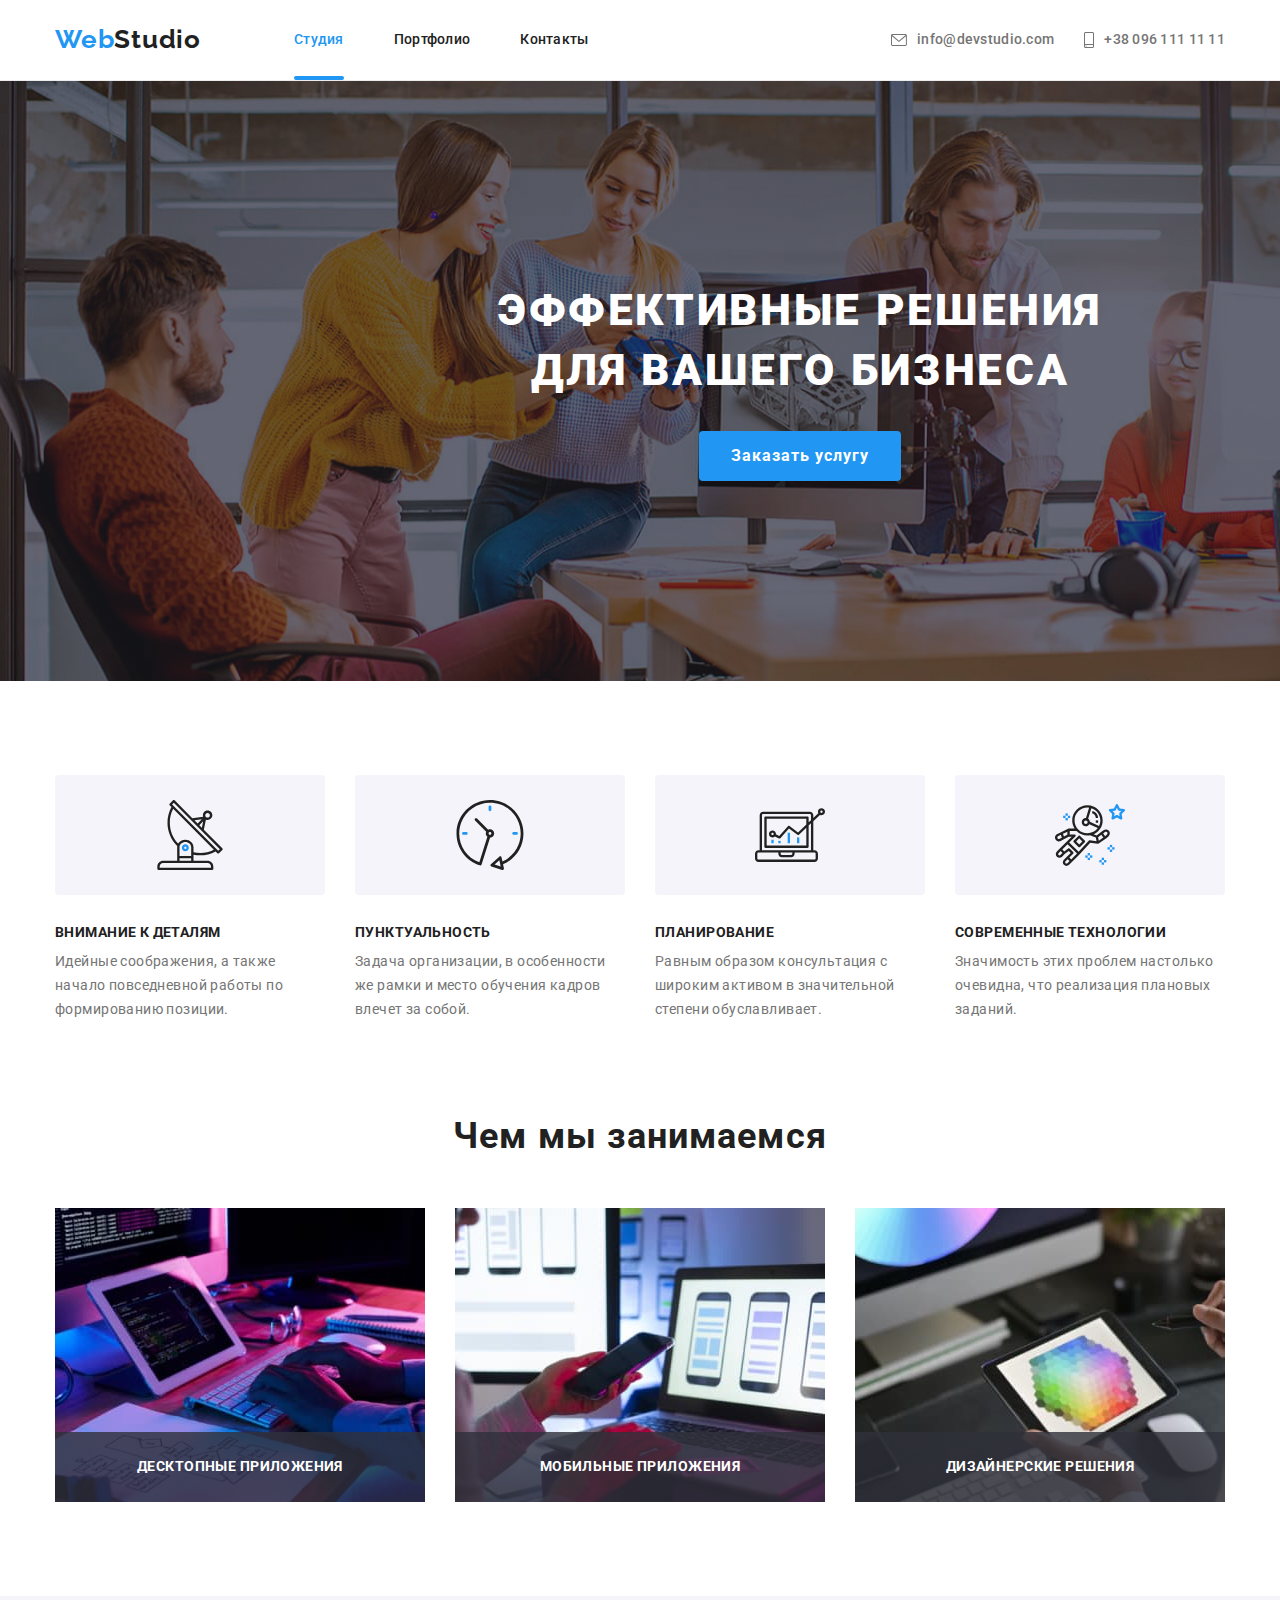
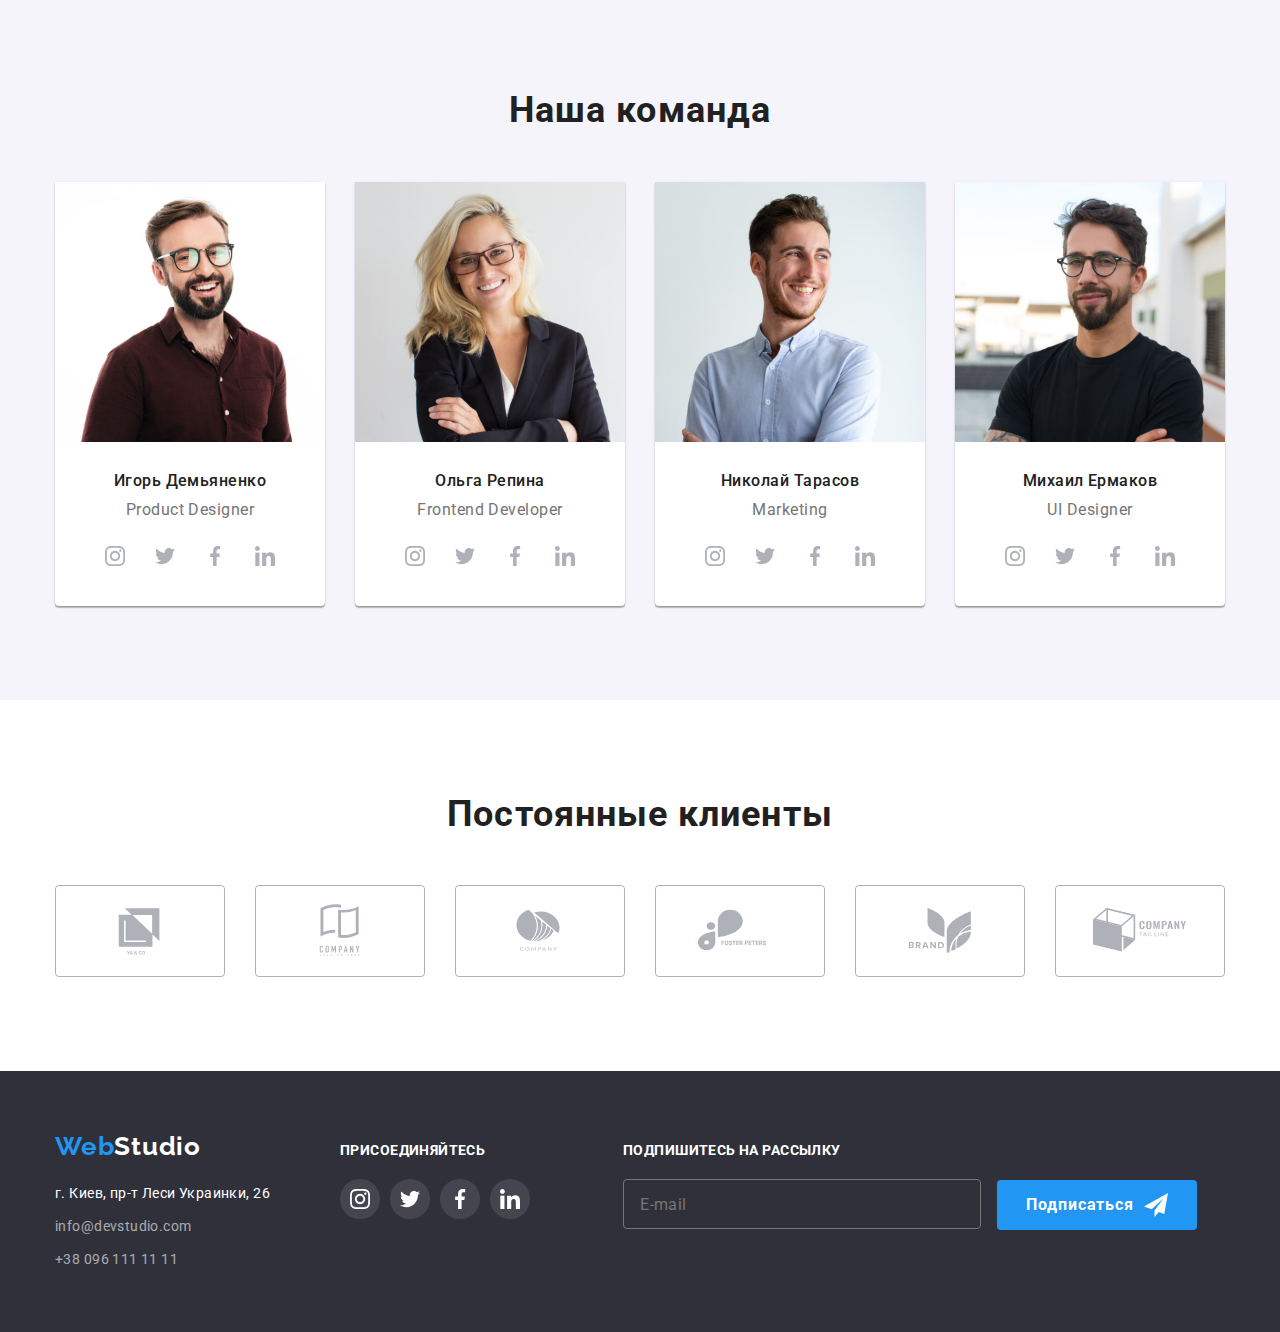
<file: index.html>
<!DOCTYPE html>
<html lang="ru">
  <head>
    <meta charset="UTF-8" />
    <meta http-equiv="X-UA-Compatible" content="IE=edge" />
    <meta name="viewport" content="width=device-width, initial-scale=1.0" />
    <title>Студия</title>
    <link
      rel="stylesheet"
      href="https://cdnjs.cloudflare.com/ajax/libs/modern-normalize/1.1.0/modern-normalize.min.css"
    />
    <link rel="stylesheet" href="./style/style.css" />
    <link rel="preconnect" href="https://fonts.googleapis.com" />
    <link rel="preconnect" href="https://fonts.gstatic.com" crossorigin />
    <link
      href="https://fonts.googleapis.com/css2?family=Raleway:wght@700&family=Roboto:wght@400;500;700;900&display=swap"
      rel="stylesheet"
    />
  </head>
  <body>
    <!-- Header -->
    <header class="header">
      <div class="container header-container">
        <a class="header-logo link" href="./index.html"
          ><span class="logo-blue">Web</span
          ><span class="logo-black">Studio</span></a
        >
        <nav class="header-nav">
          <ul class="header-list list">
            <li class="header-item">
              <a href="./index.html" class="header-link link current">Студия</a>
            </li>
            <li class="header-item">
              <a href="./portfolio.html" class="header-link link">Портфолио</a>
            </li>
            <li class="header-item">
              <a href="" class="header-link link">Контакты</a>
            </li>
          </ul>
        </nav>
        <ul class="header-contact-list list">
          <li class="header-contact-mail">
            <a class="header-contact-link-mail link" href="mailto:"
              ><svg class="header-contact-icon-mail" width="16px" height="12px">
                <use href="./images/icons.svg#icon-contact-mail"></use>
              </svg>
              info@devstudio.com</a
            >
          </li>

          <li class="header-contact-tel">
            <a class="header-contact-link-tel link" href="tel:+380961111111"
              ><svg class="header-contact-icon-tel" width="10px" height="16px">
                <use href="./images/icons.svg#icon-contact-tel"></use>
              </svg>
              +38 096 111 11 11</a
            >
          </li>
        </ul>
      </div>
    </header>
    <main>
      <!-- Secttion 1 Main -->
      <section class="section main">
        <div class="container">
          <h1 class="main-head">Эффективные решения для вашего бизнеса</h1>
          <button class="main-button btn" type="button" data-modal-open>
            Заказать услугу
          </button>
        </div>
      </section>
      <!-- Section 2 Hero-->
      <section class="section hero">
        <div class="container">
          <h2 class="visually-hidden">Преимущество</h2>
          <ul class="hero-list list">
            <li class="hero-item">
              <div class="hero-icons-background">
                <svg class="hero-icon" width="70px" height="70px">
                  <use href="./images/icons.svg#icon-antenna"></use>
                </svg>
              </div>
              <h3 class="hero-title">Внимание к деталям</h3>
              <p class="hero-text">
                Идейные соображения, а также начало повседневной работы по
                формированию позиции.
              </p>
            </li>
            <li class="hero-item">
              <div class="hero-icons-background">
                <svg class="hero-icon" width="70px" height="70px">
                  <use href="./images/icons.svg#icon-clock"></use>
                </svg>
              </div>
              <h3 class="hero-title">Пунктуальность</h3>
              <p class="hero-text">
                Задача организации, в особенности же рамки и место обучения
                кадров влечет за собой.
              </p>
            </li>
            <li class="hero-item">
              <div class="hero-icons-background">
                <svg class="hero-icon" width="70px" height="70px">
                  <use href="./images/icons.svg#icon-diagram"></use>
                </svg>
              </div>
              <h3 class="hero-title">Планирование</h3>
              <p class="hero-text">
                Равным образом консультация с широким активом в значительной
                степени обуславливает.
              </p>
            </li>
            <li class="hero-item">
              <div class="hero-icons-background">
                <svg class="hero-icon" width="70px" height="70px">
                  <use href="./images/icons.svg#icon-astronaut"></use>
                </svg>
              </div>
              <h3 class="hero-title">Современные технологии</h3>
              <p class="hero-text">
                Значимость этих проблем настолько очевидна, что реализация
                плановых заданий.
              </p>
            </li>
          </ul>
        </div>
      </section>
      <!-- Section 3 About-->
      <section class="section about">
        <div class="container">
          <h2 class="about-head">Чем мы занимаемся</h2>
          <ul class="about-list list">
            <li class="about-item">
              <h3 class="about-overlay-title">Десктопные приложения</h3>
              <img
                src="./images/img-jobs-1.jpg"
                alt="писание кода"
                width="370"
              />
            </li>
            <li class="about-item">
              <h3 class="about-overlay-title">Мобильные приложения</h3>
              <img
                src="./images/img-jobs-2.jpg"
                alt="мобильные приложения"
                width="370"
              />
            </li>
            <li class="about-item">
              <h3 class="about-overlay-title">Дизайнерские решения</h3>
              <img src="./images/img-jobs-3.jpg" alt="палитра" width="370" />
            </li>
          </ul>
        </div>
      </section>
      <!-- Section 4 Masters-->
      <section class="section masters">
        <div class="container">
          <h2 class="masters-head">Наша команда</h2>
          <ul class="masters-list list">
            <li class="masters-item">
              <img src="./images/img-team-1.jpg" alt="специалист" width="270" />
              <div class="masters-descrtiption">
                <h3 class="masters-name-title">Игорь Демьяненко</h3>
                <p lang="en" class="masters-speciality-text">
                  Product Designer
                </p>

                <ul class="masters-social-list list">
                  <li class="masters-social-item">
                    <a href="#" class="masters-social-list-link link">
                      <svg
                        class="masters-social-icon"
                        width="20px"
                        height="20px"
                      >
                        <use href="./images/icons.svg#icon-instagram"></use>
                      </svg>
                    </a>
                  </li>

                  <li class="masters-social-item">
                    <a href="#" class="masters-social-list-link link">
                      <svg
                        class="masters-social-icon"
                        width="20px"
                        height="20px"
                      >
                        <use href="./images/icons.svg#icon-twitter"></use>
                      </svg>
                    </a>
                  </li>

                  <li class="masters-social-item">
                    <a href="#" class="masters-social-list-link link">
                      <svg
                        class="masters-social-icon"
                        width="20px"
                        height="20px"
                      >
                        <use href="./images/icons.svg#icon-facebook"></use>
                      </svg>
                    </a>
                  </li>

                  <li class="masters-social-item">
                    <a href="#" class="masters-social-list-link link">
                      <svg
                        class="masters-social-icon"
                        width="20px"
                        height="20px"
                      >
                        <use href="./images/icons.svg#icon-linkedin"></use>
                      </svg>
                    </a>
                  </li>
                </ul>
              </div>
            </li>
            <li class="masters-item">
              <img src="./images/img-team-2.jpg" alt="специалист" width="270" />
              <div class="masters-descrtiption">
                <h3 class="masters-name-title">Ольга Репина</h3>
                <p lang="en" class="masters-speciality-text">
                  Frontend Developer
                </p>
                <ul class="masters-social-list list">
                  <li class="masters-social-item">
                    <a href="#" class="masters-social-list-link link">
                      <svg
                        class="masters-social-icon"
                        width="20px"
                        height="20px"
                      >
                        <use href="./images/icons.svg#icon-instagram"></use>
                      </svg>
                    </a>
                  </li>
                  <li class="masters-social-item">
                    <a href="#" class="masters-social-list-link link">
                      <svg
                        class="masters-social-icon"
                        width="20px"
                        height="20px"
                      >
                        <use href="./images/icons.svg#icon-twitter"></use>
                      </svg>
                    </a>
                  </li>
                  <li class="masters-social-item">
                    <a href="#" class="masters-social-list-link link">
                      <svg
                        class="masters-social-icon"
                        width="20px"
                        height="20px"
                      >
                        <use href="./images/icons.svg#icon-facebook"></use>
                      </svg>
                    </a>
                  </li>
                  <li class="masters-social-item">
                    <a href="#" class="masters-social-list-link link">
                      <svg
                        class="masters-social-icon"
                        width="20px"
                        height="20px"
                      >
                        <use href="./images/icons.svg#icon-linkedin"></use>
                      </svg>
                    </a>
                  </li>
                </ul>
              </div>
            </li>
            <li class="masters-item">
              <img src="./images/img-team-3.jpg" alt="специалист" width="270" />
              <div class="masters-descrtiption">
                <h3 class="masters-name-title">Николай Тарасов</h3>
                <p lang="en" class="masters-speciality-text">Marketing</p>
                <ul class="masters-social-list list">
                  <li class="masters-social-item">
                    <a href="#" class="masters-social-list-link link">
                      <svg
                        class="masters-social-icon"
                        width="20px"
                        height="20px"
                      >
                        <use href="./images/icons.svg#icon-instagram"></use>
                      </svg>
                    </a>
                  </li>
                  <li class="masters-social-item">
                    <a href="#" class="masters-social-list-link link">
                      <svg
                        class="masters-social-icon"
                        width="20px"
                        height="20px"
                      >
                        <use href="./images/icons.svg#icon-twitter"></use>
                      </svg>
                    </a>
                  </li>
                  <li class="masters-social-item">
                    <a href="#" class="masters-social-list-link link">
                      <svg
                        class="masters-social-icon"
                        width="20px"
                        height="20px"
                      >
                        <use href="./images/icons.svg#icon-facebook"></use>
                      </svg>
                    </a>
                  </li>
                  <li class="masters-social-item">
                    <a href="#" class="masters-social-list-link link">
                      <svg
                        class="masters-social-icon"
                        width="20px"
                        height="20px"
                      >
                        <use href="./images/icons.svg#icon-linkedin"></use>
                      </svg>
                    </a>
                  </li>
                </ul>
              </div>
            </li>
            <li class="masters-item">
              <img src="./images/img-team-4.jpg" alt="специалист" width="270" />
              <div class="masters-descrtiption">
                <h3 class="masters-name-title">Михаил Ермаков</h3>
                <p lang="en" class="masters-speciality-text">UI Designer</p>
                <ul class="masters-social-list list">
                  <li class="masters-social-item">
                    <a href="#" class="masters-social-list-link link">
                      <svg
                        class="masters-social-icon"
                        width="20px"
                        height="20px"
                      >
                        <use href="./images/icons.svg#icon-instagram"></use>
                      </svg>
                    </a>
                  </li>
                  <li class="masters-social-item">
                    <a href="#" class="masters-social-list-link link">
                      <svg
                        class="masters-social-icon"
                        width="20px"
                        height="20px"
                      >
                        <use href="./images/icons.svg#icon-twitter"></use>
                      </svg>
                    </a>
                  </li>
                  <li class="masters-social-item">
                    <a href="#" class="masters-social-list-link link">
                      <svg
                        class="masters-social-icon"
                        width="20px"
                        height="20px"
                      >
                        <use href="./images/icons.svg#icon-facebook"></use>
                      </svg>
                    </a>
                  </li>
                  <li class="masters-social-item">
                    <a href="#" class="masters-social-list-link link">
                      <svg
                        class="masters-social-icon"
                        width="20px"
                        height="20px"
                      >
                        <use href="./images/icons.svg#icon-linkedin"></use>
                      </svg>
                    </a>
                  </li>
                </ul>
              </div>
            </li>
          </ul>
        </div>
      </section>
      <!-- Our partners -->
      <section class="section our-partners">
        <div class="container our-partners-container">
          <h2 class="our-partners-head">Постоянные клиенты</h2>
          <ul class="our-partners-list list">
            <li class="our-partners-item">
              <a href="#" class="our-partners-list-link link">
                <svg class="our-partners-icon" width="106px" height="60px">
                  <use href="./images/icons.svg#icon-partner-1"></use>
                </svg>
              </a>
            </li>
            <li class="our-partners-item">
              <a href="#" class="our-partners-list-link link">
                <svg class="our-partners-icon" width="106px" height="60px">
                  <use href="./images/icons.svg#icon-partner-2"></use>
                </svg>
              </a>
            </li>
            <li class="our-partners-item">
              <a href="#" class="our-partners-list-link">
                <svg class="our-partners-icon" width="106px" height="60px">
                  <use href="./images/icons.svg#icon-partner-3"></use>
                </svg>
              </a>
            </li>
            <li class="our-partners-item">
              <a href="#" class="our-partners-list-link link">
                <svg class="our-partners-icon" width="106px" height="60px">
                  <use href="./images/icons.svg#icon-partner-4"></use>
                </svg>
              </a>
            </li>
            <li class="our-partners-item">
              <a href="#" class="our-partners-list-link link">
                <svg class="our-partners-icon" width="106px" height="60px">
                  <use href="./images/icons.svg#icon-partner-5"></use>
                </svg>
              </a>
            </li>
            <li class="our-partners-item">
              <a href="#" class="our-partners-list-link link">
                <svg class="our-partners-icon" width="106px" height="60px">
                  <use href="./images/icons.svg#icon-partner-6"></use>
                </svg>
              </a>
            </li>
          </ul>
        </div>
      </section>
    </main>
    <!-- Footer -->
    <footer class="footer">
      <div class="container footer-container">
        <div class="footer-left-side">
          <a class="footer-logo link" href="./index.html"
            ><span class="logo-blue">Web</span
            ><span class="logo-white">Studio</span></a
          >
          <address class="footer-contact">
            <ul class="footer-contact-list list">
              <li class="footer-contact-adress">
                <a
                  class="footer-contact-adress-link link"
                  href="https://goo.gl/maps/WrcRyUVtfEpf5qSH7"
                  target="_blank"
                  rel="noopener noreferrer"
                  >г. Киев, пр-т Леси Украинки, 26</a
                >
              </li>
              <li class="footer-contact-mail">
                <a class="footer-contact-link link" href="mailto:"
                  >info@devstudio.com</a
                >
              </li>
              <li class="footer-contact-tel">
                <a class="footer-contact-link link" href="tel:+380961111111"
                  >+38 096 111 11 11</a
                >
              </li>
            </ul>
          </address>
        </div>
        <!-- Footer socials -->
        <div class="footer-join-us">
          <h2 class="footer-social-title">присоединяйтесь</h2>
          <ul class="footer-social-list list">
            <li class="footer-social-item">
              <a href="#" class="footer-social-list-link link">
                <svg class="footer-social-icon" width="20px" height="20px">
                  <use href="./images/icons.svg#icon-instagram"></use>
                </svg>
              </a>
            </li>
            <li class="footer-social-item">
              <a href="#" class="footer-social-list-link link">
                <svg class="footer-social-icon" width="20px" height="20px">
                  <use href="./images/icons.svg#icon-twitter"></use>
                </svg>
              </a>
            </li>
            <li class="footer-social-item">
              <a href="#" class="footer-social-list-link link">
                <svg class="footer-social-icon" width="20px" height="20px">
                  <use href="./images/icons.svg#icon-facebook"></use>
                </svg>
              </a>
            </li>
            <li class="footer-social-item">
              <a href="#" class="footer-social-list-link link">
                <svg class="footer-social-icon" width="20px" height="20px">
                  <use href="./images/icons.svg#icon-linkedin"></use>
                </svg>
              </a>
            </li>
          </ul>
        </div>
        <!-- Footer subscribe -->
        <div class="footer-subscribe">
          <p class="footer-subscribe-title">Подпишитесь на рассылку</p>
          <form>
            <input
              class="footer-subscribe-input"
              id="footer_subscribe_mail"
              placeholder="E-mail"
              type="email"
              name="user-subscribe-mail"
              required
            />
            <button type="submit" class="footer-subscribe-btn">
              Подписаться
              <svg class="footer-subscribe-icon" width="24px" height="24px">
                <use href="./images/icons.svg#icon-send-telegram"></use>
              </svg>
            </button>
          </form>
        </div>
      </div>
    </footer>
    <!-- Modal -->
    <div class="backdrop is-hidden" data-modal>
      <div class="modal">
        <button class="modal-close-btn" data-modal-close>
          <svg class="modal-close-btn-icon" width="18" height="18">
            <use href="./images/icons.svg#icon-modal-close-btn"></use>
          </svg>
        </button>
        <p class="contact-form-text">Оставьте свои данные, мы вам перезвоним</p>
        <form class="contact-form">
          <label class="contact-form-field" for="contact_name">
            <span class="contact-form-field-span">Имя</span>
            <span class="contact-input-span">
              <input
                class="contact-form-input"
                id="contact_name"
                type="text"
                required
                name="user_name"
                minlength="2"
              />
              <svg class="contact-form-icon" width="18px" height="18px">
                <use href="./images/icons.svg#icon-form-person"></use>
              </svg>
            </span>
          </label>
          <label class="contact-form-field" for="contact_phone">
            <span class="contact-form-field-span">Телефон</span>
            <span class="contact-input-span">
              <input
                class="contact-form-input"
                id="contact_phone"
                type="tel"
                name="user_phone"
                required
                pattern="[0-9]{3}-[0-9]{3}-[0-9]{2}-[0-9]{2}"
                title="xxx-xxx-xx-xx"
              /><svg class="contact-form-icon" width="18px" height="18px">
                <use href="./images/icons.svg#icon-form-phone"></use>
              </svg>
            </span>
          </label>
          <label class="contact-form-field" for="contact_email">
            <span class="contact-form-field-span">Почта</span>
            <span class="contact-input-span">
              <input
                class="contact-form-input"
                id="contact_email"
                type="email"
                name="user_email"
                required
              />
              <span class="contact-form-icon">
                <svg width="18px" height="18px">
                  <use href="./images/icons.svg#icon-form-mail"></use>
                </svg>
              </span>
            </span>
          </label>
          <label class="contact-form-field" for="contact_comment">
            <span class="contact-form-field-span">Комментарий</span>
            <textarea
              class="contact-form-comment"
              id="contact_comment"
              name="user_comment"
              placeholder="Введите текст"
            ></textarea>
          </label>
          <input
            class="contact-form-checkbox visually-hidden"
            id="checkbox_agreement"
            type="checkbox"
            name="user_agreement"
            required
          />
          <label class="contact-form-checkbox-label" for="checkbox_agreement"
            >Соглашаюсь с рассылкой и принимаю&nbsp;
            <a class="contact-form-checkbox-link link" href=""
              >Условия договора</a
            ></label
          >
          <button class="contact-form-send-btn" type="submit">Отправить</button>
        </form>
      </div>
    </div>
    <script src="./js/modal.js"></script>
  </body>
</html>
</file>
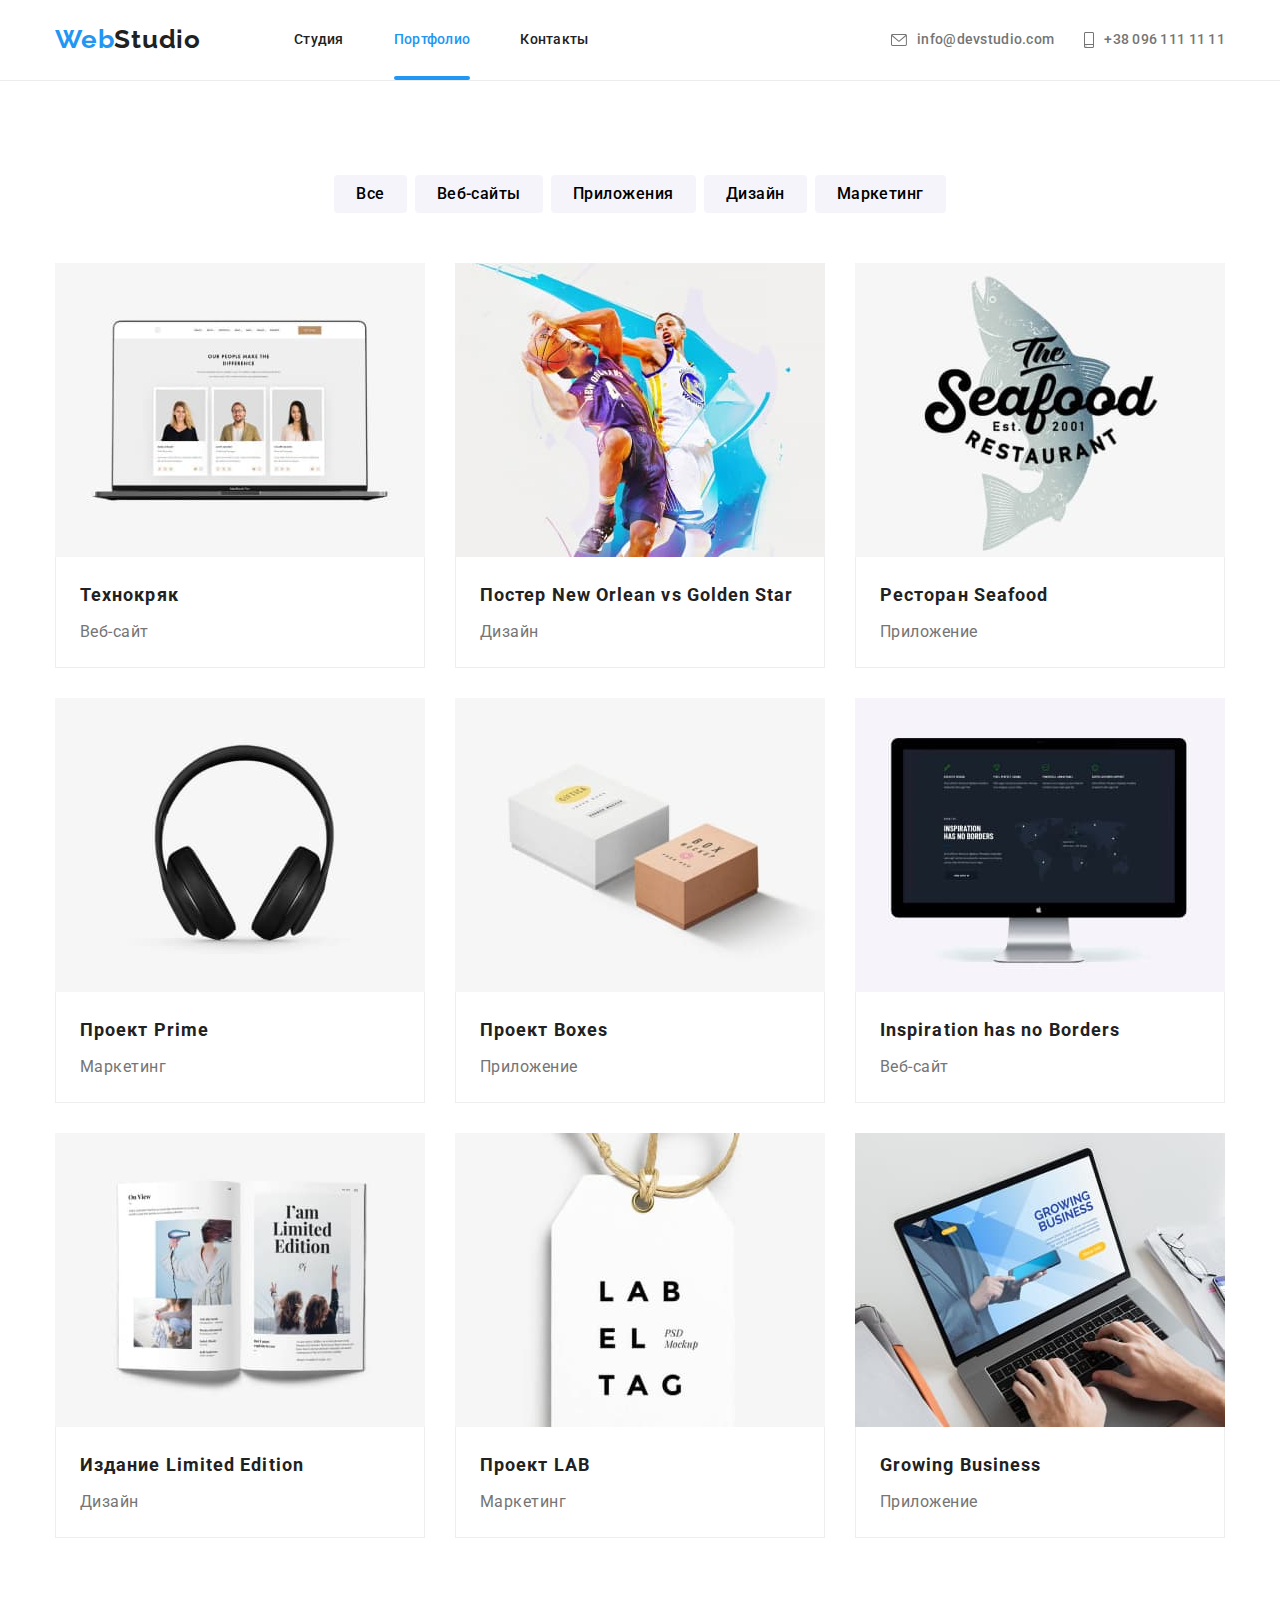
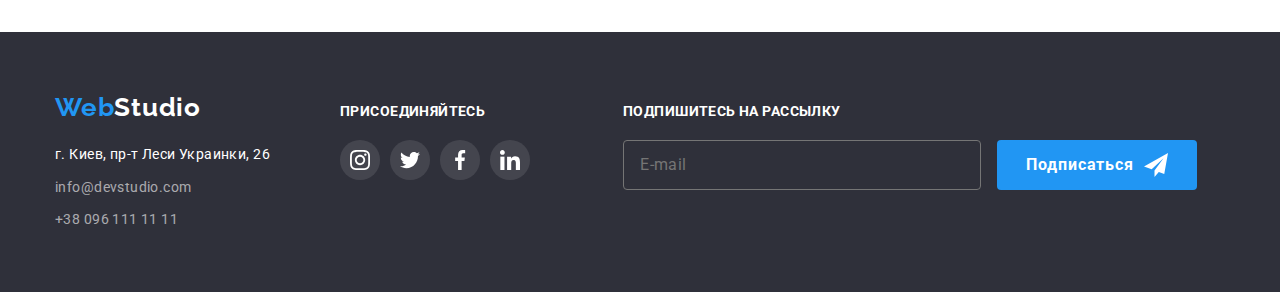
<file: portfolio.html>
<!DOCTYPE html>
<html lang="ru">
  <head>
    <meta charset="UTF-8" />
    <meta http-equiv="X-UA-Compatible" content="IE=edge" />
    <meta name="viewport" content="width=device-width, initial-scale=1.0" />
    <title>Портфолио</title>
    <link
      rel="stylesheet"
      href="https://cdnjs.cloudflare.com/ajax/libs/modern-normalize/1.1.0/modern-normalize.min.css"
    />
    <link rel="stylesheet" href="./style/style.css" />
    <link rel="preconnect" href="https://fonts.googleapis.com" />
    <link rel="preconnect" href="https://fonts.gstatic.com" crossorigin />
    <link
      href="https://fonts.googleapis.com/css2?family=Raleway:wght@700&family=Roboto:wght@400;500;700;900&display=swap"
      rel="stylesheet"
    />
  </head>
  <body>
    <!-- Header -->
    <header class="header">
      <div class="container header-container">
        <a class="header-logo link" href="./index.html"
          ><span class="logo-blue">Web</span
          ><span class="logo-black">Studio</span></a
        >
        <nav class="header-nav">
          <ul class="header-list list">
            <li class="header-item">
              <a href="./index.html" class="header-link link">Студия</a>
            </li>
            <li class="header-item">
              <a href="./portfolio.html" class="header-link link current"
                >Портфолио</a
              >
            </li>
            <li class="header-item">
              <a href="" class="header-link link">Контакты</a>
            </li>
          </ul>
        </nav>
        <ul class="header-contact-list list">
          <li class="header-contact-mail">
            <a class="header-contact-link-mail link" href="mailto:"
              ><svg class="header-contact-icon-mail" width="16px" height="12px">
                <use href="./images/icons.svg#icon-contact-mail"></use>
              </svg>
              info@devstudio.com</a
            >
          </li>

          <li class="header-contact-tel">
            <a class="header-contact-link-tel link" href="tel:+380961111111"
              ><svg class="header-contact-icon-tel" width="10px" height="16px">
                <use href="./images/icons.svg#icon-contact-tel"></use>
              </svg>
              +38 096 111 11 11</a
            >
          </li>
        </ul>
      </div>
    </header>
    <main>
      <!-- Portfolio button section -->
      <section class="section portfolio">
        <div class="container">
          <!-- Filter -->
          <h1 class="visually-hidden">Фильтр</h1>
          <ul class="portfolio-button-list list">
            <li class="portfolio-button-item">
              <button class="portfolio-button btn" type="button">Все</button>
            </li>
            <li class="portfolio-button-item">
              <button class="portfolio-button btn" type="button">
                Веб-сайты
              </button>
            </li>
            <li class="portfolio-button-item">
              <button class="portfolio-button btn" type="button">
                Приложения
              </button>
            </li>
            <li class="portfolio-button-item">
              <button class="portfolio-button btn" type="button">Дизайн</button>
            </li>
            <li class="portfolio-button-item">
              <button class="portfolio-button btn" type="button">
                Маркетинг
              </button>
            </li>
          </ul>

          <!-- Portfolio photo section -->

          <h2 hidden class="portfolio-filter">Фильтр</h2>
          <ul class="portfolio-list list">
            <li class="portfolio-item">
              <a href="" class="portfolio-card-link link">
                <div class="portfolio-card-overlay">
                  <img
                    src="./images/img-portfolio-1.jpg"
                    alt="ноутбук"
                    width="370"
                  />
                  <p class="portfolio-card-overlay-text">
                    Ресурс предлагает комплексные предложения с разным уровнем
                    функционала и сервисов. Все это позволит посетителю получить
                    исчерпывающие сведения о компании или частном лице.
                  </p>
                </div>

                <div class="portfolio-card-description">
                  <h3 class="portfolio-title">Технокряк</h3>
                  <p class="portfolio-text">Веб-сайт</p>
                </div>
              </a>
            </li>
            <li class="portfolio-item">
              <a href="" class="portfolio-card-link link">
                <div class="portfolio-card-overlay">
                  <img
                    src="./images/img-portfolio-2.jpg"
                    alt="баскетбол"
                    width="370"
                  />
                  <p class="portfolio-card-overlay-text">
                    Ресурс предлагает комплексные предложения с разным уровнем
                    функционала и сервисов. Все это позволит посетителю получить
                    исчерпывающие сведения о компании или частном лице.
                  </p>
                </div>
                <div class="portfolio-card-description">
                  <h3 class="portfolio-title">
                    Постер New Orlean vs Golden Star
                  </h3>
                  <p class="portfolio-text">Дизайн</p>
                </div></a
              >
            </li>
            <li class="portfolio-item">
              <a href="" class="portfolio-card-link link">
                <div class="portfolio-card-overlay">
                  <img
                    src="./images/img-portfolio-3.jpg"
                    alt="рыбный ресторан"
                    width="370"
                  />

                  <p class="portfolio-card-overlay-text">
                    Ресурс предлагает комплексные предложения с разным уровнем
                    функционала и сервисов. Все это позволит посетителю получить
                    исчерпывающие сведения о компании или частном лице.
                  </p>
                </div>
                <div class="portfolio-card-description">
                  <h3 class="portfolio-title">Ресторан Seafood</h3>
                  <p class="portfolio-text">Приложение</p>
                </div></a
              >
            </li>
            <li class="portfolio-item">
              <a href="" class="portfolio-card-link link">
                <div class="portfolio-card-overlay">
                  <img
                    src="./images/img-portfolio-4.jpg"
                    alt="наушники"
                    width="370"
                  />
                  <p class="portfolio-card-overlay-text">
                    Ресурс предлагает комплексные предложения с разным уровнем
                    функционала и сервисов. Все это позволит посетителю получить
                    исчерпывающие сведения о компании или частном лице.
                  </p>
                </div>

                <div class="portfolio-card-description">
                  <h3 class="portfolio-title">Проект Prime</h3>
                  <p class="portfolio-text">Маркетинг</p>
                </div></a
              >
            </li>
            <li class="portfolio-item">
              <a href="" class="portfolio-card-link link">
                <div class="portfolio-card-overlay">
                  <img
                    src="./images/img-portfolio-5.jpg"
                    alt="коробки"
                    width="370"
                  />
                  <p class="portfolio-card-overlay-text">
                    Ресурс предлагает комплексные предложения с разным уровнем
                    функционала и сервисов. Все это позволит посетителю получить
                    исчерпывающие сведения о компании или частном лице.
                  </p>
                </div>

                <div class="portfolio-card-description">
                  <h3 class="portfolio-title">Проект Boxes</h3>
                  <p class="portfolio-text">Приложение</p>
                </div>
              </a>
            </li>
            <li class="portfolio-item">
              <a href="" class="portfolio-card-link link">
                <div class="portfolio-card-overlay">
                  <img
                    src="./images/img-portfolio-6.jpg"
                    alt="монитор"
                    width="370"
                  />
                  <p class="portfolio-card-overlay-text">
                    Ресурс предлагает комплексные предложения с разным уровнем
                    функционала и сервисов. Все это позволит посетителю получить
                    исчерпывающие сведения о компании или частном лице.
                  </p>
                </div>
                <div class="portfolio-card-description">
                  <h3 class="portfolio-title">Inspiration has no Borders</h3>
                  <p class="portfolio-text">Веб-сайт</p>
                </div></a
              >
            </li>
            <li class="portfolio-item">
              <a href="" class="portfolio-card-link link">
                <div class="portfolio-card-overlay">
                  <img
                    src="./images/img-portfolio-7.jpg"
                    alt="книга"
                    width="370"
                  />
                  <p class="portfolio-card-overlay-text">
                    Ресурс предлагает комплексные предложения с разным уровнем
                    функционала и сервисов. Все это позволит посетителю получить
                    исчерпывающие сведения о компании или частном лице.
                  </p>
                </div>

                <div class="portfolio-card-description">
                  <h3 class="portfolio-title">Издание Limited Edition</h3>
                  <p class="portfolio-text">Дизайн</p>
                </div></a
              >
            </li>
            <li class="portfolio-item">
              <a href="" class="portfolio-card-link link">
                <div class="portfolio-card-overlay">
                  <img
                    src="./images/img-portfolio-8.jpg"
                    alt="бейдж"
                    width="370"
                  />
                  <p class="portfolio-card-overlay-text">
                    Ресурс предлагает комплексные предложения с разным уровнем
                    функционала и сервисов. Все это позволит посетителю получить
                    исчерпывающие сведения о компании или частном лице.
                  </p>
                </div>
                <div class="portfolio-card-description">
                  <h3 class="portfolio-title">Проект LAB</h3>
                  <p class="portfolio-text">Маркетинг</p>
                </div></a
              >
            </li>
            <li class="portfolio-item">
              <a href="" class="portfolio-card-link link">
                <div class="portfolio-card-overlay">
                  <img
                    src="./images/img-portfolio-9.jpg"
                    alt="писание на ноутбуке"
                    width="370"
                  />
                  <p class="portfolio-card-overlay-text">
                    Ресурс предлагает комплексные предложения с разным уровнем
                    функционала и сервисов. Все это позволит посетителю получить
                    исчерпывающие сведения о компании или частном лице.
                  </p>
                </div>
                <div class="portfolio-card-description">
                  <h3 class="portfolio-title">Growing Business</h3>
                  <p class="portfolio-text">Приложение</p>
                </div></a
              >
            </li>
          </ul>
        </div>
      </section>
    </main>
    <!-- Footer section -->
    <footer class="footer">
      <div class="container footer-container">
        <div class="footer-left-side">
          <a class="footer-logo link" href="./index.html"
            ><span class="logo-blue">Web</span
            ><span class="logo-white">Studio</span></a
          >
          <address class="footer-contact">
            <ul class="footer-contact-list list">
              <li class="footer-contact-adress">
                <a
                  class="footer-contact-adress-link link"
                  href="https://goo.gl/maps/WrcRyUVtfEpf5qSH7"
                  target="_blank"
                  rel="noopener noreferrer"
                  >г. Киев, пр-т Леси Украинки, 26</a
                >
              </li>
              <li class="footer-contact-mail">
                <a class="footer-contact-link link" href="mailto:"
                  >info@devstudio.com</a
                >
              </li>
              <li class="footer-contact-tel">
                <a class="footer-contact-link link" href="tel:+380961111111"
                  >+38 096 111 11 11</a
                >
              </li>
            </ul>
          </address>
        </div>
        <!-- Footer socials -->
        <div class="footer-join-us">
          <h2 class="footer-social-title">присоединяйтесь</h2>
          <ul class="footer-social-list list">
            <li class="footer-social-item">
              <a href="#" class="footer-social-list-link link">
                <svg class="footer-social-icon" width="20px" height="20px">
                  <use href="./images/icons.svg#icon-instagram"></use>
                </svg>
              </a>
            </li>
            <li class="footer-social-item">
              <a href="#" class="footer-social-list-link link">
                <svg class="footer-social-icon" width="20px" height="20px">
                  <use href="./images/icons.svg#icon-twitter"></use>
                </svg>
              </a>
            </li>
            <li class="footer-social-item">
              <a href="#" class="footer-social-list-link link">
                <svg class="footer-social-icon" width="20px" height="20px">
                  <use href="./images/icons.svg#icon-facebook"></use>
                </svg>
              </a>
            </li>
            <li class="footer-social-item">
              <a href="#" class="footer-social-list-link link">
                <svg class="footer-social-icon" width="20px" height="20px">
                  <use href="./images/icons.svg#icon-linkedin"></use>
                </svg>
              </a>
            </li>
          </ul>
        </div>
        <!-- Footer subscribe -->
        <div class="footer-subscribe">
          <p class="footer-subscribe-title">Подпишитесь на рассылку</p>
          <form>
            <input
              id="footer_subscribe_mail"
              type="email"
              class="footer-subscribe-input"
              placeholder="E-mail"
              name="user-subscribe-mail"
              required
            />
            <button type="submit" class="footer-subscribe-btn">
              Подписаться
              <svg class="footer-subscribe-icon" width="24px" height="24px">
                <use href="./images/icons.svg#icon-send-telegram"></use>
              </svg>
            </button>
          </form>
        </div>
      </div>
    </footer>
  </body>
</html>
</file>
<file: style/style.css>
html {
  box-sizing: border-box;
}

*,
*::before,
*::after {
  box-sizing: border-box;
}

h1,
h2,
h3,
h4,
h5,
h6,
p {
  margin-top: 0;
  margin-bottom: 0;
}

ul,
ol {
  margin-top: 0;
  margin-bottom: 0;
  padding-left: 0;
}

img {
  display: block;
}

body {
  font-family: "Roboto", sans-serif;
  color: #212121;
  background-color: #ffffff;
}
.list {
  list-style: none;
  margin-top: 0;
  margin-bottom: 0;
  padding-left: 0;
}
.link {
  text-decoration: none;
}

.visually-hidden {
  position: absolute;
  white-space: nowrap;
  width: 1px;
  height: 1px;
  overflow: hidden;
  border: 0;
  padding: 0;
  clip: rect(0 0 0 0);
  clip-path: inset(50%);
  margin: -1px;
}

:root {
  --title-color: #212121;
  --text-color: #757575;
  --accent-color: #2196f3;
  --white-color: #ffffff;
  --social-icon-color: #afb1b8;
  --button-accent-color: #188ce8;
}
.btn {
  cursor: pointer;
}
/* Header */

.logo-blue {
  font-family: "Raleway", sans-serif;
  font-style: normal;
  font-weight: 700;
  font-size: 26px;
  line-height: 1.19;
  letter-spacing: 0.03em;
  color: #2196f3;
}
.logo-black {
  font-family: "Raleway", sans-serif;
  font-style: normal;
  font-weight: 700;
  font-size: 26px;
  line-height: 1.19;
  letter-spacing: 0.03em;
  color: #212121;
}

.header-link {
  font-weight: 500;
  font-size: 14px;
  line-height: 1.14;
  letter-spacing: 0.02em;
  color: #212121;
  transition-property: color;
  transition-duration: 250ms;
  transition-timing-function: cubic-bezier(0.4, 0, 0.2, 1);
}

.header-link:hover,
.header-link:focus {
  color: var(--accent-color);
}

.header-contact-link-mail:hover,
.header-contact-link-mail:focus,
.header-contact-link-tel:hover,
.header-contact-link-tel:focus {
  color: var(--accent-color);
}

.header-contact-icon-mail {
  display: flex;
  margin-right: 10px;
  fill: currentColor;
}

.header-contact-icon-tel {
  display: flex;
  margin-right: 10px;
  fill: currentColor;
}

.header-contact-link-tel,
.header-contact-link-mail {
  font-weight: 500;
  font-size: 14px;
  line-height: 1.14;
  letter-spacing: 0.02em;
  color: var(--text-color);
  transition-property: color;
  transition-duration: 250ms;
  transition-timing-function: cubic-bezier(0.4, 0, 0.2, 1);
}

/* Main */
.main {
  width: 1600px;
  background-image: linear-gradient(
      rgba(47, 48, 58, 0.4),
      rgba(47, 48, 58, 0.4)
    ),
    url(../images/img-main.jpg);
  background-repeat: no-repeat;
  margin-left: auto;
  margin-right: auto;
}

.main-head {
  font-weight: 900;
  font-size: 44px;
  line-height: 1.36;
  text-align: center;
  letter-spacing: 0.06em;
  text-transform: uppercase;
  color: var(--white-color);
}

.main-button {
  font-family: inherit;
  font-weight: 700;
  font-size: 16px;
  line-height: 1.87;
  display: flex;
  align-items: center;
  text-align: center;
  letter-spacing: 0.06em;
  color: #ffffff;
  background-color: var(--accent-color);
  transition-property: background-color;
  transition-duration: 250ms;
  transition-timing-function: cubic-bezier(0.4, 0, 0.2, 1);
}
.main-button:hover,
.main-button:focus {
  background-color: var(--button-accent-color);
}

/* Hero */

.hero-title {
  font-weight: 700;
  font-size: 14px;
  line-height: 1.14;
  letter-spacing: 0.03em;
  text-transform: uppercase;
  color: var(--title-color);
}

.hero-text {
  font-size: 14px;
  line-height: 1.71;
  letter-spacing: 0.03em;
  color: var(--text-color);
}

/* About */
.about-head {
  font-weight: 700;
  font-size: 36px;
  line-height: 1.16;
  text-align: center;
  letter-spacing: 0.03em;
}
.about-item {
  position: relative;
}
.about-overlay-title {
  display: block;
  font-style: normal;
  font-weight: 700;
  font-size: 14px;
  line-height: 1.14;
  text-align: center;
  letter-spacing: 0.03em;
  text-transform: uppercase;
  color: var(--white-color);
  background-image: linear-gradient(
    rgba(47, 48, 58, 0.8),
    rgba(47, 48, 58, 0.8)
  );
  position: absolute;
  bottom: 0;
  left: 0;
  right: 0;
  padding-top: 27px;
  padding-bottom: 27px;
}

/* Masters */
.masters {
  background-color: #f5f4fa;
}

.masters-head {
  font-weight: 700;
  font-size: 36px;
  line-height: 1.16;
  text-align: center;
  letter-spacing: 0.03em;
}

.masters-name-title {
  font-weight: 500;
  font-size: 16px;
  line-height: 1.18;
  text-align: center;
  letter-spacing: 0.03em;
  color: var(--title-color);
}

.masters-speciality-text {
  font-weight: 400;
  font-size: 16px;
  line-height: 1.18;
  text-align: center;
  letter-spacing: 0.03em;
  color: var(--text-color);
}

/* Our partners */
.our-partners-head {
  font-weight: 700;
  font-size: 36px;
  line-height: 1.16;
  text-align: center;
  letter-spacing: 0.03em;
  color: var(--title-color);
}
/* Footer */

.footer {
  background: #2f303a;
}

.footer-social-title {
  font-weight: 700;
  font-size: 14px;
  line-height: 1.14;
  letter-spacing: 0.03em;
  text-transform: uppercase;
  color: var(--white-color);
}

.logo-white {
  font-family: "Raleway", sans-serif;
  font-style: normal;
  font-weight: 700;
  font-size: 26px;
  line-height: 1.19;
  letter-spacing: 0.03em;
  color: var(--white-color);
}

.footer-contact-adress-link {
  font-style: normal;
  font-weight: 400;
  font-size: 14px;
  line-height: 1.71;
  letter-spacing: 0.03em;
  color: var(--white-color);
  transition-property: color;
  transition-duration: 250ms;
  transition-timing-function: cubic-bezier(0.4, 0, 0.2, 1);
}
.footer-contact-adress-link:hover,
.footer-contact-adress-link:focus {
  color: var(--accent-color);
}

.footer-contact-link {
  font-style: normal;
  font-weight: 400;
  font-size: 14px;
  line-height: 1.71;
  letter-spacing: 0.03em;
  color: rgba(255, 255, 255, 0.6);
  transition-property: color;
  transition-duration: 250ms;
  transition-timing-function: cubic-bezier(0.4, 0, 0.2, 1);
}

.footer-contact-link:hover,
.footer-contact-link:focus {
  color: var(--accent-color);
}
/* Portfolio */

/* Portfolio button section */

.portfolio-button {
  font-family: inherit;
  font-weight: 500;
  font-size: 16px;
  line-height: 1.62;
  text-align: center;
  letter-spacing: 0.03em;
  background-color: #f5f4fa;
  transition-property: background-color, box-shadow, color;
  transition-duration: 250ms;
  transition-timing-function: cubic-bezier(0.4, 0, 0.2, 1);
}
.portfolio-button:hover,
.portfolio-button:focus {
  background-color: var(--accent-color);
  color: var(--white-color);
  cursor: pointer;
  box-shadow: 0px 3px 1px rgba(0, 0, 0, 0.1), 0px 1px 2px rgba(0, 0, 0, 0.08),
    0px 2px 2px rgba(0, 0, 0, 0.12);
}

/* /* Portfolio photo section */

.portfolio-card-link {
  transition-property: box-shadow;
  transition-duration: 250ms;
  transition-timing-function: cubic-bezier(0.4, 0, 0.2, 1);
}

.portfolio-card-link:hover,
.portfolio-card-link:focus {
  box-shadow: 0px 1px 1px rgba(0, 0, 0, 0.12), 0px 4px 4px rgba(0, 0, 0, 0.06),
    1px 4px 6px rgba(0, 0, 0, 0.16);
}
.portfolio-title {
  font-weight: 700;
  font-size: 18px;
  line-height: 2;
  letter-spacing: 0.06em;
  color: var(--title-color);
}

.portfolio-text {
  font-size: 16px;
  line-height: 1.87;
  letter-spacing: 0.03em;
  color: var(--text-color);
}

/* ------Containers----------- */

.section {
  padding-top: 94px;
  padding-bottom: 94px;
  /* outline: 2px solid tomato; */
}

.container {
  width: 1200px;
  padding-left: 15px;
  padding-right: 15px;
  margin-left: auto;
  margin-right: auto;
  /* outline: solid 1px tomato; */
}
/* header */
.header {
  border-bottom: solid 1px #ececec;
}
.header-container {
  display: flex;
  align-items: center;
}
.header-nav {
  display: block;
  display: flex;
  justify-content: space-between;
}

.header-logo {
  padding-top: 24px;
  padding-bottom: 25px;
  display: block;
  margin-right: 93px;
}
.header-list {
  display: block;
  width: 294px;
  display: flex;
}
.header-link {
  display: block;
  padding-top: 32px;
  padding-bottom: 32px;
  position: relative;
}
.current::after {
  content: "";
  display: block;
  position: absolute;
  background-color: var(--accent-color);
  bottom: 0;
  height: 4px;
  border-radius: 2px;
  justify-content: center;
  width: 100%;
}
.current {
  color: var(--accent-color);
}
.header-item:not(:last-child) {
  margin-right: 50px;
}
.header-contact-list {
  display: flex;
  margin-left: auto;
}
.header-contact-icon-tel {
  display: flex;
  margin-left: 30px;
}

.header-contact-link-tel,
.header-contact-link-mail {
  display: flex;
  justify-content: center;
  align-items: center;
}

/* main */
.main {
  padding-top: 200px;
  padding-bottom: 200px;
}

.main-head {
  margin-left: auto;
  margin-right: auto;
  margin-bottom: 30px;
  max-width: 696px;
}
.main-button {
  min-width: 200px;
  /* height: 50px; */
  margin-left: auto;
  margin-right: auto;
  padding: 10px 32px;
  box-shadow: 0px 4px 4px rgba(0, 0, 0, 0.15);
  border-radius: 4px;
  border: 0;
}
/* hero */
.hero-list {
  display: flex;
  padding-left: 0;
  padding-right: 0;
}
.hero-item {
  width: 270px;
  padding-left: 0;
  padding-right: 0;
}
.hero-icons-background {
  display: flex;
  justify-content: center;
  align-items: center;
  width: 270px;
  height: 120px;
  background: #f5f4fa;
  border-radius: 4px;
  margin-bottom: 30px;
}
.hero-item:not(:first-child) {
  margin-left: 30px;
}

.hero-title {
  margin-bottom: 10px;
}
/* about */
.about {
  padding-top: 0;
}

.about-head {
  padding-top: 0;
  text-align: center;
  margin-bottom: 50px;
}
.about-list {
  display: flex;
}
.about-item:not(:last-child) {
  margin-right: 30px;
}
/* masters */
.masters-head {
  text-align: center;
  margin-bottom: 50px;
}
.masters-list {
  display: flex;
  flex-wrap: wrap;
}
.masters-item:not(:last-child) {
  margin-right: 30px;
}
.masters-item {
  width: 270px;
  box-shadow: 0px 1px 3px rgba(0, 0, 0, 0.12), 0px 1px 1px rgba(0, 0, 0, 0.14),
    0px 2px 1px rgba(0, 0, 0, 0.2);
  border-radius: 0px 0px 4px 4px;
  background-color: var(--white-color);
}
.masters-descrtiption {
  padding-top: 30px;
  padding-bottom: 30px;
  padding-left: 10px;
  padding-right: 10px;
}

.masters-name-title {
  margin-bottom: 10px;
}
/* Masters social */
.masters-social-list {
  margin-top: 16px;
  display: flex;
  justify-content: center;
}
.masters-social-item {
  display: flex;
}
.masters-social-item:not(:last-child) {
  margin-right: 10px;
}
.masters-social-list-link {
  display: flex;
  justify-content: center;
  align-items: center;
  width: 40px;
  height: 40px;
  border-radius: 50%;
  transition-property: background-color;
  transition-duration: 250ms;
  transition-timing-function: cubic-bezier(0.4, 0, 0.2, 1);
}
.masters-social-icon {
  transition-property: fill;
  transition-duration: 250ms;
  transition-timing-function: cubic-bezier(0.4, 0, 0.2, 1);
  fill: var(--social-icon-color);
}
.masters-social-list-link:hover,
.masters-social-list-link:focus {
  background-color: var(--accent-color);
}

.masters-social-list-link:hover .masters-social-icon,
.masters-social-list-link:focus .masters-social-icon {
  fill: var(--white-color);
}

/* Our clients */

.our-partners-head {
  margin-bottom: 50px;
}
.our-partners-list {
  display: flex;
}
.our-partners-item:not(:last-child) {
  margin-right: 30px;
}
.our-partners-list-link {
  display: flex;
  justify-content: center;
  align-items: center;
  width: 170px;
  height: 92px;
  border: solid 1px #afb1b8;
  border-radius: 4px;
  transition-property: border-color;
  transition-duration: 250ms;
  transition-timing-function: cubic-bezier(0.4, 0, 0.2, 1);
}

.our-partners-icon {
  transition-property: fill;
  transition-duration: 250ms;
  transition-timing-function: cubic-bezier(0.4, 0, 0.2, 1);
  fill: var(--social-icon-color);
}

.our-partners-list-link:hover .our-partners-icon,
.our-partners-list-link:focus .our-partners-icon {
  fill: var(--accent-color);
}
.our-partners-list-link:hover,
.our-partners-list-link:focus {
  border-color: var(--accent-color);
}

/* footer */

.footer {
  padding-top: 60px;
  padding-bottom: 60px;
}
.footer-container {
  display: flex;
  align-items: baseline;
}

.footer-join-us {
  margin-left: 70px;
}

.footer-contact {
  margin-top: 20px;
}
.footer-contact-mail {
  margin-top: 9px;
}
.footer-contact-tel {
  margin-top: 9px;
}
/* Footer socials */

.footer-social-list {
  display: flex;
  justify-content: center;
  margin-top: 20px;
}
.footer-social-item:not(:last-child) {
  margin-right: 10px;
}
.footer-social-list-link {
  display: flex;
  justify-content: center;
  align-items: center;
  width: 40px;
  height: 40px;
  border-radius: 50%;
  background: linear-gradient(
    rgba(255, 255, 255, 0.1),
    rgba(255, 255, 255, 0.1)
  );
  transition-property: background-color;
  transition-duration: 250ms;
  transition-timing-function: cubic-bezier(0.4, 0, 0.2, 1);
}
.footer-social-icon {
  fill: var(--white-color);
}
.footer-social-list-link:hover .footer-social-icon,
.footer-social-link:focus .footer-social-icon {
  fill: var(--white-color);
}
.footer-social-list-link:hover,
.footer-social-list-link:focus {
  background-color: var(--accent-color);
}

/* foter subscribe form */
.footer-subscribe {
  margin-left: 93px;
}

.footer-subscribe-title {
  font-weight: 700;
  font-size: 14px;
  line-height: 1.14;
  letter-spacing: 0.03em;
  text-transform: uppercase;
  color: var(--white-color);
  margin-bottom: 20px;
}
.footer-subscribe-input {
  font-weight: 400;
  font-size: 16px;
  line-height: 1.25;
  align-items: center;
  letter-spacing: 0.03em;
  color: rgba(255, 255, 255, 0.6);
  background-color: transparent;
  width: 358px;
  height: 50px;
  border: 1px solid var(--text-color);
  border-radius: 4px;
  padding: 15px 0 15px 16px;
}
.footer-subscribe-btn {
  font-weight: 700;
  font-size: 16px;
  line-height: 1.87;
  text-align: center;
  letter-spacing: 0.06em;
  display: inline-flex;
  align-items: center;
  justify-content: center;
  width: 200px;
  height: 50px;
  background-color: var(--accent-color);
  color: var(--white-color);
  border: rgba(0, 0, 0, 0);
  border-radius: 4px;
  margin-left: 12px;
  cursor: pointer;
}
.footer-subscribe-icon {
  margin-left: 10px;
  fill: var(--white-color);
}

/* portfolio */

.portfolio-button-list {
  margin-bottom: 50px;
  display: flex;
  justify-content: center;
}
.portfolio-button-item:not(:last-child) {
  margin-right: 8px;
}
.portfolio-button {
  height: 38px;
  padding: 6px 22px;
  background: #f5f4fa;
  border-radius: 4px;
  border: 0;
  font-family: inherit;
  font-weight: 500;
  font-size: 16px;
  line-height: 1.62;
  text-align: center;
  letter-spacing: 0.03em;
}
/* portfolio cards */

.portfolio-card-link {
  display: block;
  position: relative;
  overflow: hidden;
}
.portfolio-list {
  flex-wrap: wrap;
  display: flex;
}
.portfolio-item {
  width: 370px;
  margin-right: 30px;
  margin-bottom: 30px;
}

.portfolio-item:nth-child(3n) {
  margin-right: 0;
}
.portfolio-item:nth-last-child(-n + 3) {
  margin-bottom: 0;
}
.portfolio-card-description {
  padding-top: 20px;
  padding-bottom: 20px;
  padding-left: 24px;
  padding-right: 24px;
  border-left: 1px solid #eeeeee;
  border-bottom: 1px solid #eeeeee;
  border-right: 1px solid #eeeeee;
}
.portfolio-title {
  margin-top: 0;
  margin-bottom: 4px;
}
.portfolio-text {
  margin-top: 0;
  margin-bottom: 0;
}

.portfolio-card-overlay {
  position: relative;
  overflow: hidden;
}

.portfolio-card-overlay-text {
  transform: translateY(100%);
  transition: transform 250ms cubic-bezier(0.4, 0, 0.2, 1);
  top: 0;
  left: 0;
  width: 100%;
  height: 100%;
  position: absolute;
  padding-left: 24px;
  padding-right: 24px;
  padding-top: 63px;
  padding-bottom: 63px;
  background-color: var(--accent-color);
  text-align: left;
}
.portfolio-card-overlay > p {
  font-family: inherit;
  font-style: normal;
  font-weight: 400;
  font-size: 18px;
  line-height: 1.55;
  letter-spacing: 0.03em;
  color: var(--white-color);
}

.portfolio-card-link:hover .portfolio-card-overlay-text {
  transform: translateY(0);
}

/* Modal */
.backdrop {
  position: fixed;
  top: 0;
  left: 0;
  bottom: 0;
  right: 0;
  width: 100%;
  height: 100%;
  background-color: rgba(0, 0, 0, 0.2);
  transition: opacity 500ms linear, visibility 500ms linear;
}

.modal {
  position: absolute;
  top: 50%;
  left: 50%;
  transform: translate(-50%, -50%);
  width: 528px;
  height: 581px;
  border-radius: 4px;
  background-color: var(--white-color);
  box-shadow: 0px 1px 3px rgba(0, 0, 0, 0.12), 0px 1px 1px rgba(0, 0, 0, 0.14),
    0px 2px 1px rgba(0, 0, 0, 0.2);
  padding: 40px 40px;
}
.modal-close-btn {
  position: absolute;
  top: 8px;
  right: 8px;
  display: flex;
  width: 30px;
  height: 30px;
  align-items: center;
  justify-content: center;
  border-radius: 50%;
  background-color: transparent;
  border: 1px solid rgba(0, 0, 0, 0.1);
  cursor: pointer;
  padding: 0;
  fill: #000;
}

.modal-close-btn-icon {
  transition-property: fill;
  transition-duration: 250ms;
  transition-timing-function: cubic-bezier(0.4, 0, 0.2, 1);
}
.modal-close-btn:hover .modal-close-btn-icon,
.modal-close-btn:focus .modal-close-btn-icon {
  fill: var(--accent-color);
}

.backdrop.is-hidden {
  opacity: 0;
  visibility: hidden;
  pointer-events: none;
}
/* Form */

.contact-form {
  display: flex;
  flex-direction: column;
}
.contact-form-text {
  font-style: normal;
  font-weight: 700;
  font-size: 20px;
  line-height: 23px;
  text-align: center;
  letter-spacing: 0.03em;
  margin-bottom: 12px;
  color: #212121;
}

.contact-form-field {
  margin-bottom: 10px;
}

.contact-form-field-span {
  display: block;
  font-style: normal;
  font-weight: 400;
  font-size: 12px;
  line-height: 14px;
  letter-spacing: 0.01em;
  color: var(--text-color);
  margin-bottom: 4px;
}

.contact-form-input {
  width: 100%;
  height: 40px;
  padding-left: 42px;
  border-radius: 4px;
  transition-property: border-color;
  transition-duration: 250ms;
  transition-timing-function: cubic-bezier(0.4, 0, 0.2, 1);
  border: 1px solid rgba(33, 33, 33, 0.2);
  cursor: pointer;
}
.contact-input-span {
  position: relative;
}

.contact-form-input:focus,
.contact-form-input:hover {
  outline: none;
  border-color: var(--accent-color);
}

.contact-form-icon {
  position: absolute;
  top: 50%;
  transform: translateY(-50%);
  left: 12px;
  width: 18px;
  height: 18px;
  fill: var(--title-color);
  transition-property: fill;
  transition-duration: 250ms;
  transition-timing-function: cubic-bezier(0.4, 0, 0.2, 1);
}

.contact-form-input:focus + .contact-form-icon,
.contact-form-input:hover + .contact-form-icon {
  fill: var(--accent-color);
}

.contact-form-comment {
  cursor: pointer;
  width: 100%;
  height: 120px;
  margin-top: 4px;
  border-radius: 6px;
  border: 1px solid rgba(33, 33, 33, 0.2);
  resize: none;
  padding: 12px 16px;
  transition-property: border-color;
  transition-duration: 250ms;
  transition-timing-function: cubic-bezier(0.4, 0, 0.2, 1);
}
.contact-form-comment::placeholder {
  font-style: normal;
  font-weight: 400;
  font-size: 12px;
  line-height: 14px;
  letter-spacing: 0.01em;

  color: rgba(117, 117, 117, 0.5);
}
.contact-form-comment:focus,
.contact-form-comment:hover {
  outline: none;
  border-color: var(--accent-color);
}

/* checkbox button*/

.contact-form-checkbox-label {
  display: flex;
  justify-content: center;
  align-items: center;
  font-size: 14px;
  margin-bottom: 30px;
}

.contact-form-checkbox-label::before {
  display: block;
  width: 16px;
  height: 15px;
  border: 2px solid var(--title-color);
  border-radius: 2px;
  cursor: pointer;
  content: "";
  margin-right: 10px;
}

.contact-form-checkbox:checked + .contact-form-checkbox-label::before {
  background-color: var(--accent-color);
  background-image: url(../images/icon-check.svg);
  background-origin: border-box;
  background-size: contain;
  border: var(--accent-color);
}

.contact-form-checkbox:hover + .contact-form-checkbox-label::before,
.contact-form-checkbox:focus + .contact-form-checkbox-label::before {
  border-color: var(--accent-color);
  transition-property: border-color;
  transition-duration: 250ms;
  transition-timing-function: cubic-bezier(0.4, 0, 0.2, 1);
}
/* checkbox */

.contact-form-checkbox-label {
  font-style: normal;
  font-weight: 400;
  font-size: 14px;
  line-height: 1.71;
  letter-spacing: 0.03em;
  color: var(--text-color);
}
.contact-form-checkbox-link {
  font-style: normal;
  font-weight: 400;
  font-size: 14px;
  line-height: 1.71;
  letter-spacing: 0.03em;
  color: var(--accent-color);
  text-decoration-line: underline;
}

.contact-form-send-btn {
  font-weight: bold;
  font-size: 16px;
  text-align: center;
  line-height: 1.88;
  letter-spacing: 0.06em;
  border: none;
  border-radius: 4px;
  min-width: 200px;
  min-height: 50px;
  margin: auto;
  color: var(--white-color);
  background: var(--accent-color);
  display: block;
  cursor: pointer;
  transition-property: background-color;
  transition-duration: 250ms;
  transition-timing-function: cubic-bezier(0.4, 0, 0.2, 1);
  box-shadow: 0px 4px 4px rgba(0, 0, 0, 0.15);
}

.contact-form-send-btn:hover,
.contact-form-send-btn:focus {
  background-color: var(--button-accent-color);
  color: var(--white-color);
}
</file>
